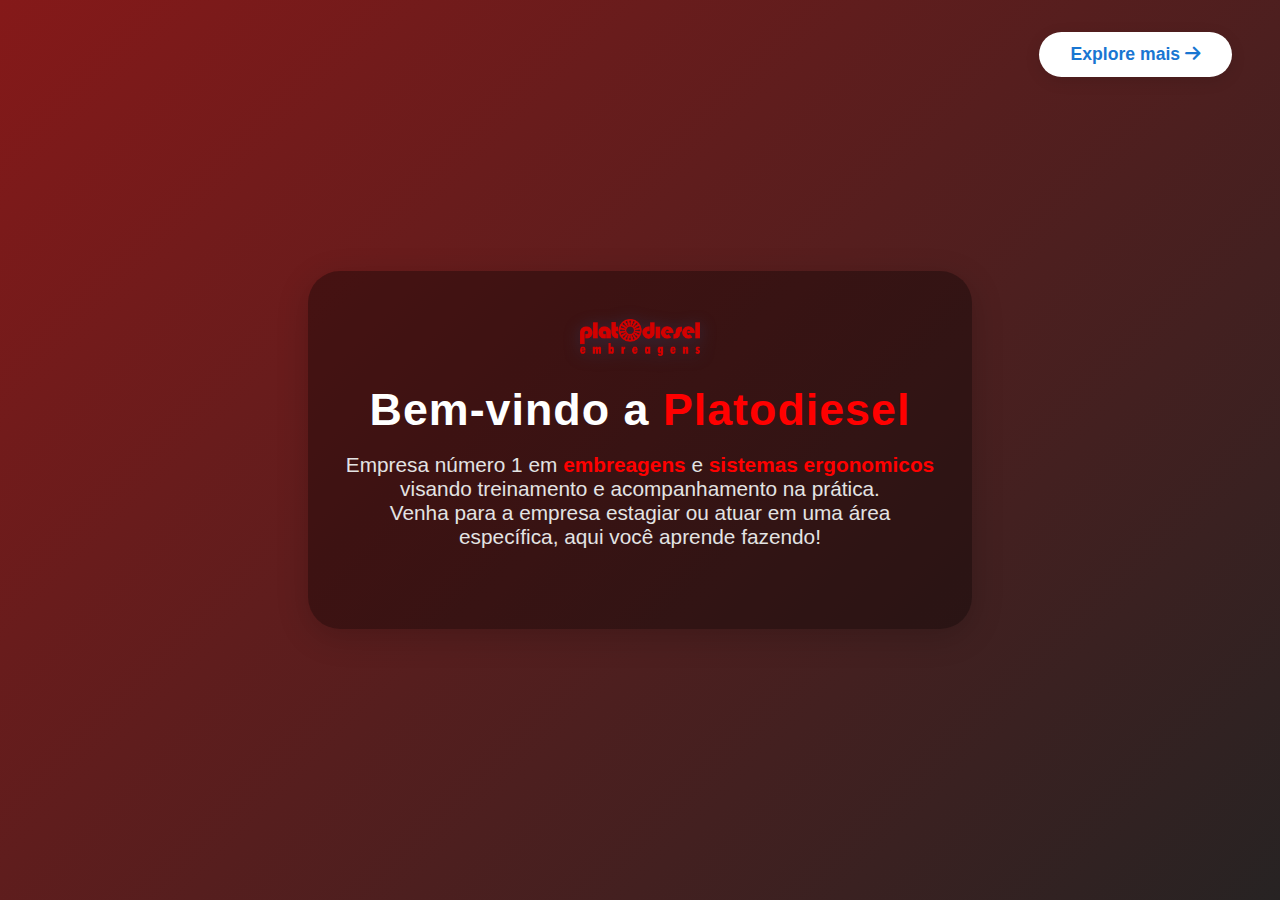
<file: index.html>
<!DOCTYPE html>
<html lang="pt-br">
<head>
    <meta charset="UTF-8">
    <title>Bem-vindo ao sistema</title>
    <meta name="viewport" content="width=device-width, initial-scale=1.0">
    <link rel="stylesheet" href="https://cdnjs.cloudflare.com/ajax/libs/font-awesome/6.5.0/css/all.min.css">
    <style>
        body {
            margin: 0;
            padding: 0;
            min-height: 100vh;
            font-family: 'Segoe UI', Arial, sans-serif;
            background: linear-gradient(135deg, #851919 0%, #272323 100%);
            color: #fff;
            display: flex;
            align-items: center;
            justify-content: center;
            overflow: hidden;
        }
        .explore-btn {
            position: absolute;
            top: 32px;
            right: 48px;
            background: #fff;
            color: #1976d2;
            border: none;
            border-radius: 24px;
            padding: 12px 32px;
            font-size: 1.1rem;
            font-weight: bold;
            cursor: pointer;
            box-shadow: 0 4px 16px rgba(0,0,0,0.10);
            transition: background 0.2s, color 0.2s;
            z-index: 20;
        }
        .explore-btn:hover {
            background: #1976d2;
            color: #fff;
        }
        .intro-container {
            text-align: center;
            max-width: 600px;
            padding: 48px 32px;
            background: rgba(0,0,0,0.35);
            border-radius: 32px;
            box-shadow: 0 8px 32px rgba(0,0,0,0.18);
            position: relative;
        }
        .intro-logo {
            width: 120px;
            margin-bottom: 24px;
            filter: drop-shadow(0 2px 8px rgba(25, 118, 210, 0.25));
        }
        .intro-title {
            font-size: 2.8rem;
            font-weight: bold;
            margin-bottom: 18px;
            letter-spacing: 1px;
        }
        .intro-subtitle {
            font-size: 1.3rem;
            margin-bottom: 32px;
            color: #e3e3e3;
        }
        .intro-highlight {
            color: #ff0000;
            font-weight: bold;
        }
        @media (max-width: 600px) {
            .intro-container {
                padding: 24px 8px;
                border-radius: 16px;
            }
            .explore-btn {
                top: 16px;
                right: 16px;
                padding: 10px 18px;
                font-size: 1rem;
            }
            .intro-title {
                font-size: 2rem;
            }
        }
    </style>
</head>
<body>
    <button class="explore-btn" onclick="window.location.href='opcoes.html'">
        Explore mais <i class="fas fa-arrow-right"></i>
    </button>
    <div class="intro-container">
        <img src="static/logo.png" alt="Logo da Empresa" class="intro-logo" />
        <div class="intro-title">
            Bem-vindo a <span class="intro-highlight">Platodiesel</span>
        </div>
        <div class="intro-subtitle">
            Empresa número 1 em <span class="intro-highlight">embreagens</span> e <span class="intro-highlight">sistemas ergonomicos</span> visando treinamento e acompanhamento na prática.<br>
            Venha para a empresa estagiar ou atuar em uma área específica, aqui você aprende fazendo!
        </div>
    </div>
</body>
</html>
</file>
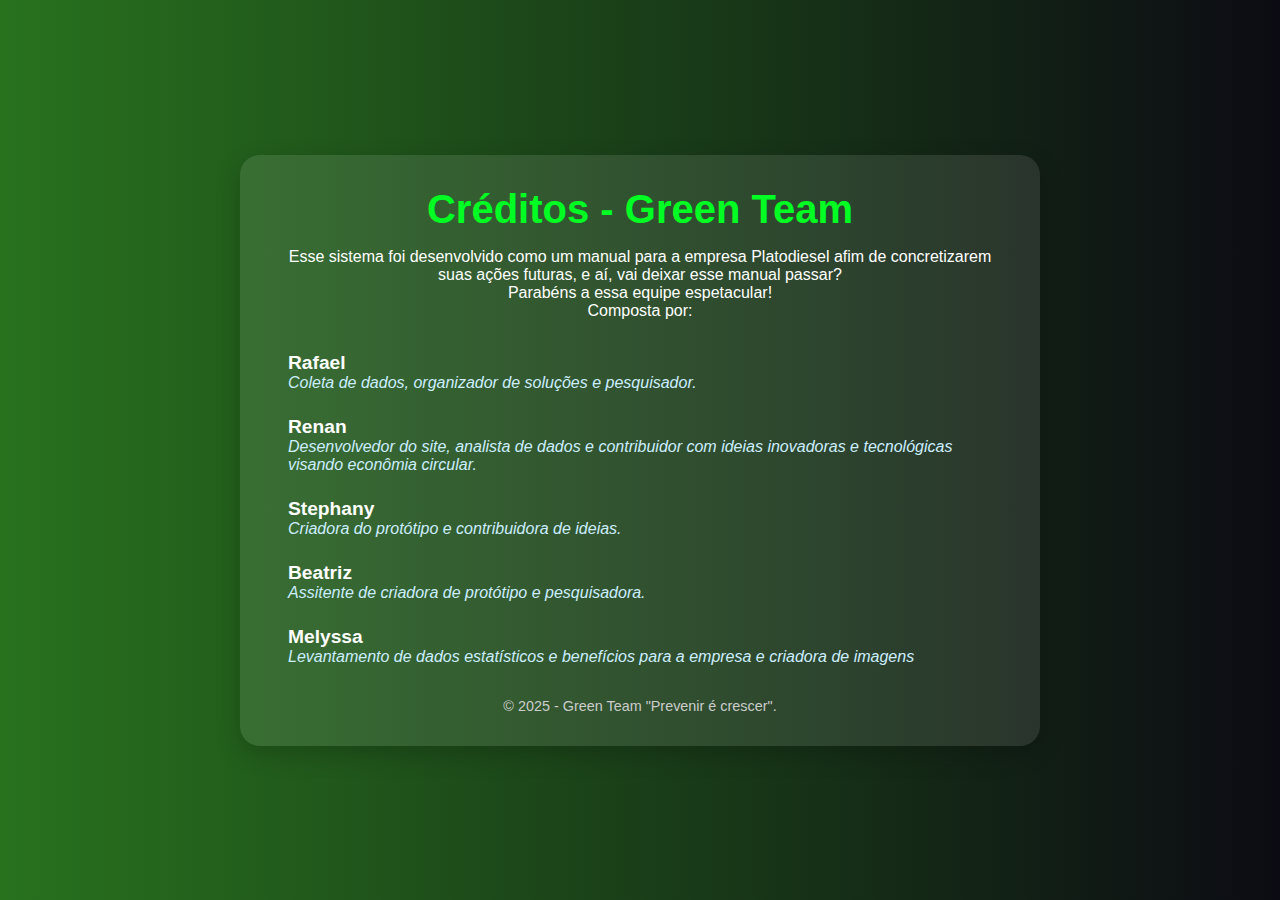
<file: creditos.html>
<!DOCTYPE html>
<html lang="pt-br">
<head>
    <meta charset="UTF-8">
    <meta name="viewport" content="width=device-width, initial-scale=1.0">
    <title>Créditos</title>
    <style>
        * {
            margin: 0;
            padding: 0;
            box-sizing: border-box;
        }

        body {
            font-family: 'Segoe UI', Tahoma, Geneva, Verdana, sans-serif;
            background: linear-gradient(to right, #28721e, #0c0b13);
            color: #ffffff;
            display: flex;
            justify-content: center;
            align-items: center;
            min-height: 100vh;
            padding: 2rem;
        }

        .container {
            background-color: rgba(255, 255, 255, 0.1);
            padding: 2rem 3rem;
            border-radius: 20px;
            box-shadow: 0 8px 24px rgba(0, 0, 0, 0.2);
            max-width: 800px;
            width: 100%;
            text-align: center;
        }

        h1 {
            font-size: 2.5rem;
            margin-bottom: 1rem;
            color: #00ff22;
        }

        .credit-list {
            margin-top: 2rem;
            text-align: left;
        }

        .credit-item {
            margin-bottom: 1.5rem;
        }

        .credit-item strong {
            display: block;
            font-size: 1.2rem;
            color: #fff;
        }

        .role {
            font-style: italic;
            color: #cceeff;
        }

        footer {
            margin-top: 2rem;
            font-size: 0.9rem;
            color: #ccc;
        }

        @media (max-width: 600px) {
            .container {
                padding: 1.5rem;
            }

            h1 {
                font-size: 2rem;
            }
        }
    </style>
</head>
<body>
    <div class="container">
        <h1>Créditos - Green Team</h1>
        <p>Esse sistema foi desenvolvido como um manual para a empresa Platodiesel afim de concretizarem suas ações futuras, e aí, vai deixar esse manual passar? <br>Parabéns a essa equipe espetacular! <br>Composta por:</p>

        <div class="credit-list">
            <div class="credit-item">
                <strong>Rafael</strong>
                <span class="role">Coleta de dados, organizador de soluções e pesquisador.</span>
            </div>
            <div class="credit-item">
                <strong>Renan</strong>
                <span class="role">Desenvolvedor do site, analista de dados e contribuidor com ideias inovadoras e tecnológicas visando econômia circular.</span>
            </div>
            <div class="credit-item">
                <strong>Stephany</strong>
                <span class="role">Criadora do protótipo e contribuidora de ideias.</span>
            </div>
            <div class="credit-item">
                <strong>Beatriz</strong>
                <span class="role">Assitente de criadora de protótipo e pesquisadora.</span>
            </div>
            <div class="credit-item">
                <strong>Melyssa</strong>
                <span class="role">Levantamento de dados estatísticos e benefícios para a empresa e criadora de imagens</span>
            </div>
        </div>

        <footer>
            &copy; 2025 - Green Team "Prevenir é crescer".
        </footer>
    </div>
</body>
</html>
</file>
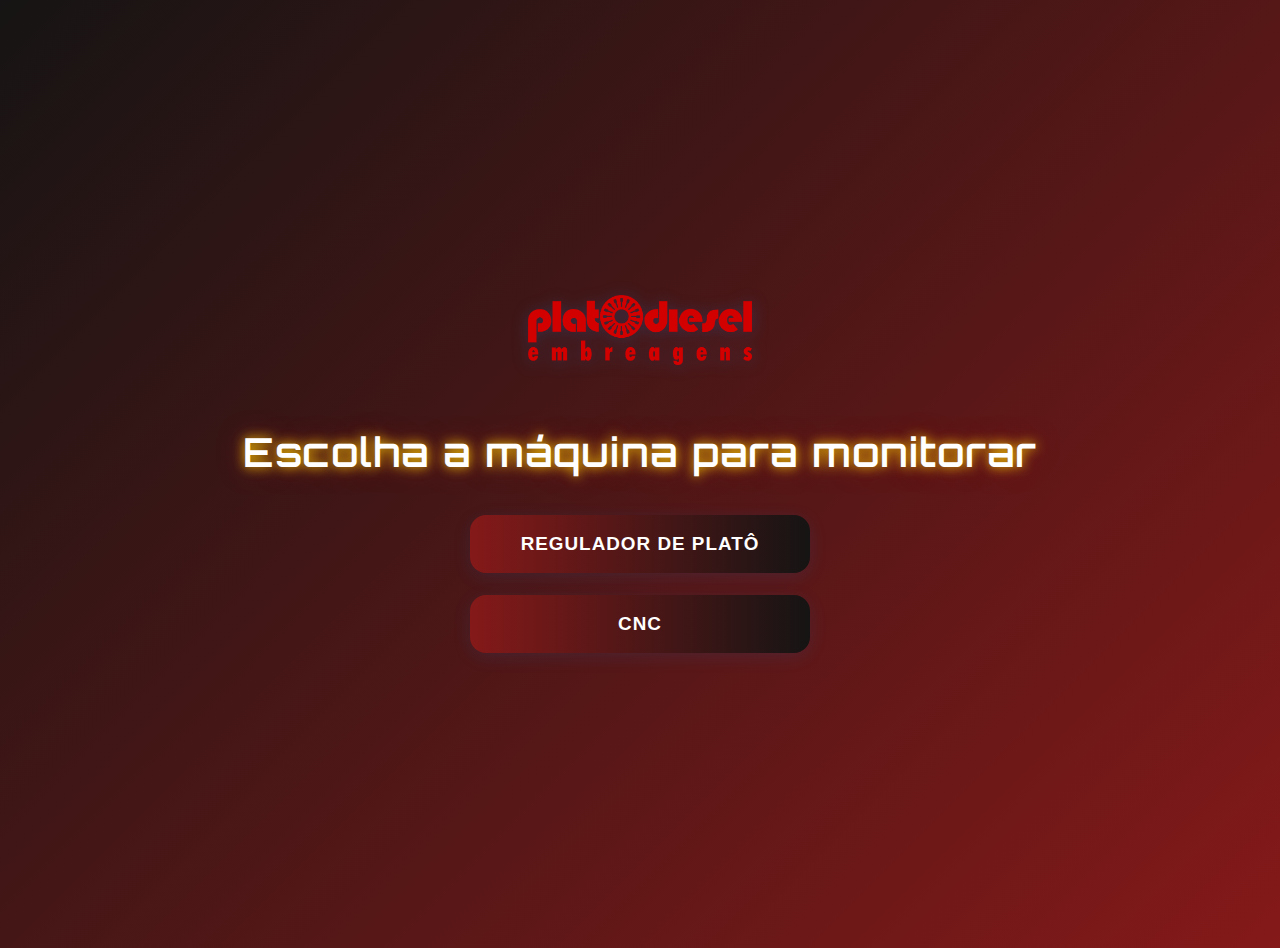
<file: gemios.html>
<!DOCTYPE html>
<html lang="pt-br">
<head>
    <meta charset="UTF-8">
    <meta name="viewport" content="width=device-width, initial-scale=1.0">
    <title>Realidade Aumentada</title>
    <style>
        @import url('https://fonts.googleapis.com/css2?family=Orbitron:wght@400;600&display=swap');

        :root {
            --azul: #161414;
            --vermelho: #851919;
            --amarelo: #ffd600;
            --cinza-escuro: #232323;
            --branco: #fff;
        }

        body {
            margin: 0;
            padding: 0;
            background: linear-gradient(135deg, var(--azul) 0%, var(--vermelho) 100%);
            font-family: 'Orbitron', 'Segoe UI', Arial, sans-serif;
            color: var(--branco);
            min-height: 100vh;
            display: flex;
            flex-direction: column;
            justify-content: center;
            align-items: center;
            text-align: center;
            padding: 24px;
        }

        .logo-container {
            margin-bottom: 32px;
        }
        .logo-container img {
            height: 70px;
            object-fit: contain;
            filter: drop-shadow(0 2px 8px rgba(25, 118, 210, 0.25));
        }

        h1 {
            font-size: 2.5em;
            text-shadow: 0 0 12px var(--amarelo), 0 0 24px var(--vermelho);
            margin-bottom: 38px;
            font-weight: 600;
            letter-spacing: 1px;
        }

        .btn-group {
            display: flex;
            flex-direction: column;
            gap: 22px;
            width: 100%;
            max-width: 340px;
        }

        a {
            text-decoration: none;
        }

        button {
            background: linear-gradient(90deg, var(--vermelho) 0%, var(--azul) 100%);
            border: none;
            border-radius: 16px;
            color: var(--branco);
            padding: 18px 0;
            font-size: 1.18rem;
            font-weight: bold;
            cursor: pointer;
            width: 100%;
            box-shadow: 0 4px 18px rgba(25,118,210,0.13);
            transition: background 0.2s, color 0.2s, transform 0.1s;
            text-transform: uppercase;
            letter-spacing: 1px;
            outline: none;
        }

        button:hover, button:focus {
            background: linear-gradient(90deg, var(--amarelo) 0%, var(--azul) 100%);
            color: var(--vermelho);
            transform: scale(1.03);
        }

        @media (max-width: 768px) {
            h1 {
                font-size: 2em;
            }
            .btn-group {
                max-width: 98vw;
            }
            button {
                padding: 14px 0;
                font-size: 1rem;
            }
        }

        @media (max-width: 480px) {
            h1 {
                font-size: 1.3em;
            }
            button {
                padding: 12px 0;
                font-size: 0.95rem;
            }
            body {
                padding: 10px;
            }
        }
    </style>
</head>
<body>
    <div class="logo-container">
        <img src="static/logo.png" alt="Logo da Empresa">
    </div>
    <h1>Escolha a máquina para monitorar</h1>
    <div class="btn-group">
        <a href="monitoramento.html"><button>Regulador de platô</button></a>
        <a href="cnc.html"><button>CNC</button></a>
    </div>
</body>
</html>
</file>
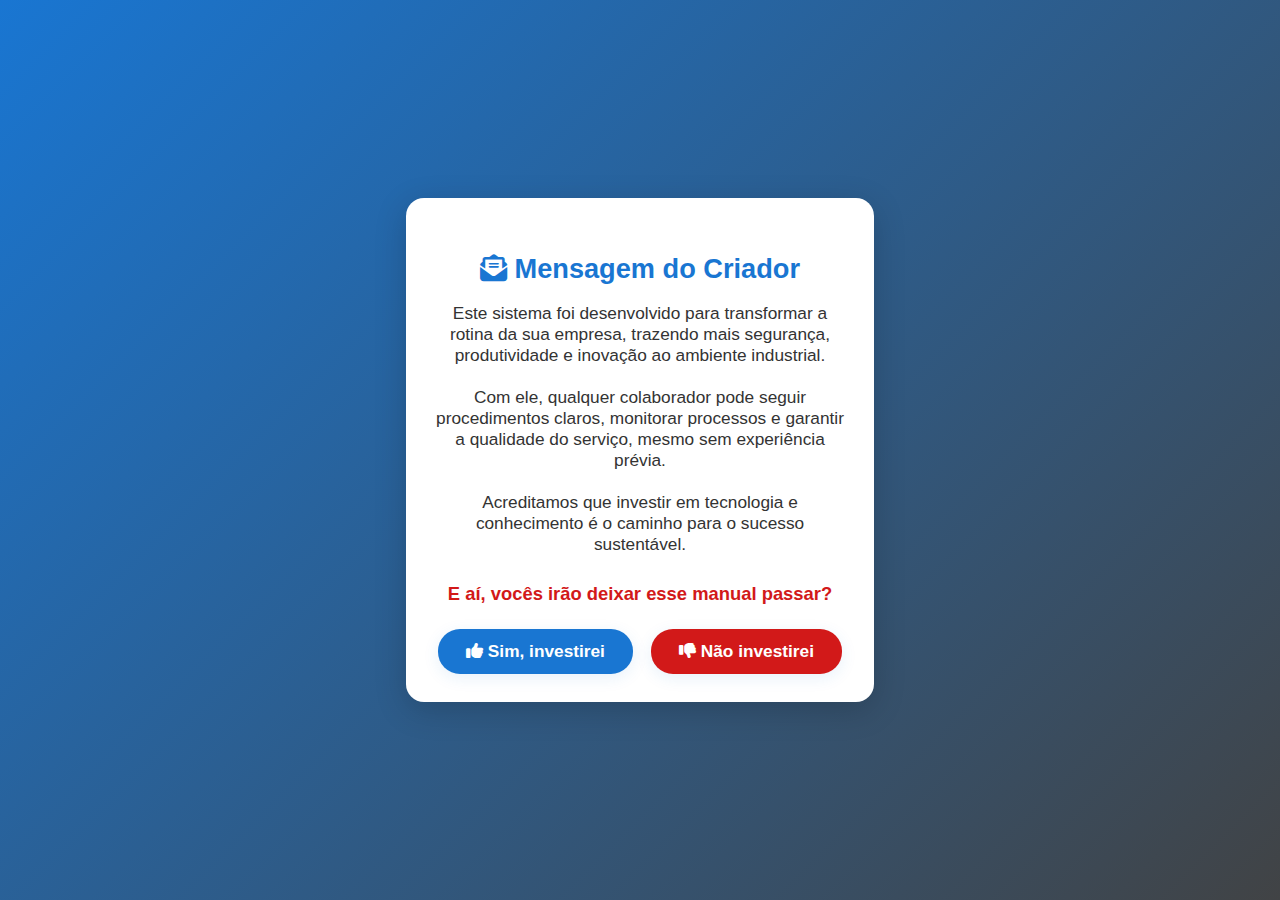
<file: mensagem.html>
<!DOCTYPE html>
<html lang="pt-br">
<head>
    <meta charset="UTF-8">
    <title>Mensagem do Criador</title>
    <meta name="viewport" content="width=device-width, initial-scale=1.0">
    <link rel="stylesheet" href="https://cdnjs.cloudflare.com/ajax/libs/font-awesome/6.5.0/css/all.min.css">
    <style>
        body {
            background: linear-gradient(135deg, #1976d2 0%, #414345 100%);
            min-height: 100vh;
            margin: 0;
            font-family: 'Segoe UI', Arial, sans-serif;
            display: flex;
            align-items: center;
            justify-content: center;
        }
        .container {
            background: #fff;
            border-radius: 18px;
            box-shadow: 0 8px 32px rgba(0,0,0,0.18);
            padding: 36px 24px 28px 24px;
            max-width: 420px;
            width: 96vw;
            text-align: center;
        }
        h1 {
            color: #1976d2;
            font-size: 1.7rem;
            margin-bottom: 18px;
        }
        .msg {
            color: #333;
            font-size: 1.08rem;
            margin-bottom: 28px;
        }
        .question {
            font-weight: bold;
            color: #d21919;
            margin-bottom: 24px;
            font-size: 1.15rem;
        }
        .btns {
            display: flex;
            justify-content: center;
            gap: 18px;
            margin-top: 18px;
            position: relative;
        }
        .msg-btn {
            background: #1976d2;
            color: #fff;
            border: none;
            border-radius: 22px;
            padding: 12px 28px;
            font-size: 1.08rem;
            font-weight: bold;
            cursor: pointer;
            box-shadow: 0 4px 16px rgba(25,118,210,0.10);
            transition: background 0.2s, transform 0.1s;
            outline: none;
            position: relative;
        }
        .msg-btn:hover, .msg-btn:focus {
            background: #1251a3;
            transform: scale(1.04);
        }
        #naoBtn {
            background: #d21919;
        }
        #naoBtn:hover, #naoBtn:focus {
            background: #a31212;
        }
        @media (max-width: 600px) {
            .container {
                padding: 16px 2vw 18px 2vw;
                border-radius: 10px;
            }
            h1 {
                font-size: 1.2rem;
            }
            .msg-btn {
                padding: 10px 12px;
                font-size: 1rem;
            }
        }
    </style>
</head>
<body>
    <div class="container">
        <h1><i class="fas fa-envelope-open-text"></i> Mensagem do Criador</h1>
        <div class="msg">
            Este sistema foi desenvolvido para transformar a rotina da sua empresa, trazendo mais segurança, produtividade e inovação ao ambiente industrial.<br><br>
            Com ele, qualquer colaborador pode seguir procedimentos claros, monitorar processos e garantir a qualidade do serviço, mesmo sem experiência prévia.<br><br>
            Acreditamos que investir em tecnologia e conhecimento é o caminho para o sucesso sustentável.<br>
        </div>
        <div class="question">
            E aí, vocês irão deixar esse manual passar?
        </div>
        <div class="btns">
            <button class="msg-btn" id="simBtn"><i class="fas fa-thumbs-up"></i> Sim, investirei</button>
            <button class="msg-btn" id="naoBtn"><i class="fas fa-thumbs-down"></i> Não investirei</button>
        </div>
    </div>
    <script>
        // Botão "Sim"
        document.getElementById('simBtn').onclick = function() {
            alert("Certamente a empresa não se arrependerá da escolha!");
        };

        // Botão "Não" foge do mouse/toque
        const naoBtn = document.getElementById('naoBtn');
        const btnsDiv = document.querySelector('.btns');
        let positions = [
            {left: '0%', top: '0%'},
            {left: '60%', top: '0%'},
            {left: '0%', top: '60%'},
            {left: '60%', top: '60%'},
            {left: '30%', top: '30%'}
        ];
        let idx = 0;

        function moveNaoBtn() {
            naoBtn.style.position = 'absolute';
            const pos = positions[idx % positions.length];
            naoBtn.style.left = pos.left;
            naoBtn.style.top = pos.top;
            idx++;
        }

        naoBtn.addEventListener('mouseenter', moveNaoBtn);
        naoBtn.addEventListener('touchstart', function(e) {
            moveNaoBtn();
            e.preventDefault();
        });

        // Para garantir que o botão volte ao lugar se a tela for redimensionada
        window.addEventListener('resize', function() {
            naoBtn.style.left = '';
            naoBtn.style.top = '';
            naoBtn.style.position = 'relative';
            idx = 0;
        });
    </script>
</body>
</html>
</file>
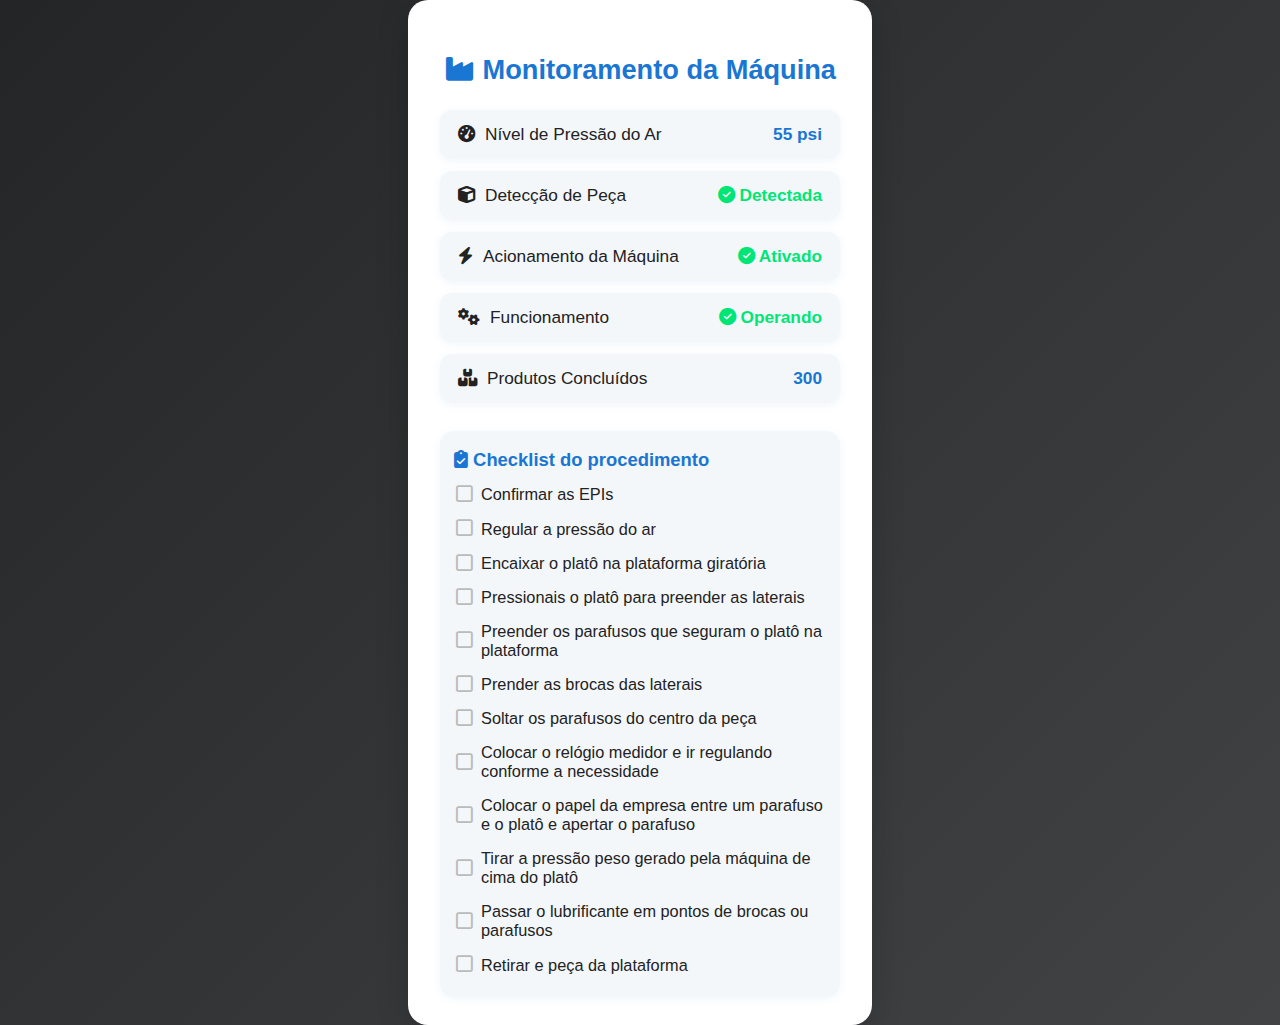
<file: monitor.html>
<!DOCTYPE html>
<html lang="pt-br">
<head>
    <meta charset="UTF-8">
    <title>Monitoramento - Platodiesel</title>
    <meta name="viewport" content="width=device-width, initial-scale=1.0">
    <!-- Font Awesome para ícones -->
    <link rel="stylesheet" href="https://cdnjs.cloudflare.com/ajax/libs/font-awesome/6.5.0/css/all.min.css">
    <style>
        body {
            background: linear-gradient(135deg, #232526 0%, #414345 100%);
            min-height: 100vh;
            margin: 0;
            font-family: 'Segoe UI', Arial, sans-serif;
            display: flex;
            align-items: center;
            justify-content: center;
        }
        .monitor-container {
            background: #fff;
            border-radius: 20px;
            box-shadow: 0 8px 32px rgba(0,0,0,0.18);
            padding: 36px 32px 28px 32px;
            min-width: 340px;
            max-width: 95vw;
            width: 400px;
        }
        .monitor-container h1 {
            color: #1976d2;
            font-size: 1.7rem;
            margin-bottom: 24px;
            text-align: center;
        }
        .status-list {
            list-style: none;
            padding: 0;
            margin: 0 0 24px 0;
        }
        .status-item {
            display: flex;
            align-items: center;
            justify-content: space-between;
            background: #f4f7fa;
            border-radius: 12px;
            padding: 14px 18px;
            margin-bottom: 12px;
            font-size: 1.08rem;
            box-shadow: 0 2px 8px rgba(25, 118, 210, 0.07);
        }
        .status-label {
            display: flex;
            align-items: center;
            gap: 10px;
            color: #222;
        }
        .status-value {
            font-weight: 600;
            color: #1976d2;
        }
        .status-ok {
            color: #00e676;
        }
        .status-alert {
            color: #ff5252;
        }
        .checklist {
            margin-top: 28px;
            background: #f4f7fa;
            border-radius: 14px;
            padding: 18px 14px;
            box-shadow: 0 2px 8px rgba(25, 118, 210, 0.06);
        }
        .checklist-title {
            color: #1976d2;
            font-size: 1.15rem;
            margin-bottom: 10px;
            font-weight: 600;
        }
        .checklist-list {
            list-style: none;
            padding: 0;
            margin: 0;
        }
        .checklist-item {
            display: flex;
            align-items: center;
            gap: 8px;
            margin-bottom: 7px;
            color: #222;
            font-size: 1.02rem;
            cursor: pointer;
            transition: background 0.2s;
            border-radius: 6px;
            padding: 4px 2px;
        }
        .checklist-item:last-child {
            margin-bottom: 0;
        }
        .check-icon {
            font-size: 1.2rem;
            color: #bbb;
            transition: color 0.2s;
        }
        .checked .check-icon {
            color: #00e676;
        }
        .checked {
            background: #e3fbe8;
        }
        @media (max-width: 500px) {
            .monitor-container {
                padding: 12px 2vw 12px 2vw;
                min-width: unset;
                width: 98vw;
            }
        }
    </style>
</head>
<body>
    <div class="monitor-container">
        <h1><i class="fas fa-industry"></i> Monitoramento da Máquina</h1>
        <ul class="status-list">
            <li class="status-item">
                <span class="status-label"><i class="fas fa-tachometer-alt"></i> Nível de Pressão do Ar</span>
                <span class="status-value">55 psi</span>
            </li>
            <li class="status-item">
                <span class="status-label"><i class="fas fa-cube"></i> Detecção de Peça</span>
                <span class="status-value status-ok"><i class="fas fa-check-circle"></i> Detectada</span>
            </li>
            <li class="status-item">
                <span class="status-label"><i class="fas fa-bolt"></i> Acionamento da Máquina</span>
                <span class="status-value status-ok"><i class="fas fa-check-circle"></i> Ativado</span>
            </li>
            <li class="status-item">
                <span class="status-label"><i class="fas fa-cogs"></i> Funcionamento</span>
                <span class="status-value status-ok"><i class="fas fa-check-circle"></i> Operando</span>
            </li>
            <li class="status-item">
                <span class="status-label"><i class="fas fa-boxes"></i> Produtos Concluídos</span>
                <span class="status-value">300</span>
            </li>
        </ul>
        <div class="checklist">
            <div class="checklist-title"><i class="fas fa-clipboard-check"></i> Checklist do procedimento</div>
            <ul class="checklist-list" id="checklist">
                <li class="checklist-item"><i class="far fa-square check-icon"></i> Confirmar as EPIs</li>
                <li class="checklist-item"><i class="far fa-square check-icon"></i> Regular a pressão do ar</li>
                <li class="checklist-item"><i class="far fa-square check-icon"></i> Encaixar o platô na plataforma giratória</li>
                <li class="checklist-item"><i class="far fa-square check-icon"></i> Pressionais o platô para preender as laterais</li>
                <li class="checklist-item"><i class="far fa-square check-icon"></i> Preender os parafusos que seguram o platô na plataforma</li>
                <li class="checklist-item"><i class="far fa-square check-icon"></i> Prender as brocas das laterais</li>
                <li class="checklist-item"><i class="far fa-square check-icon"></i> Soltar os parafusos do centro da peça</li>
                <li class="checklist-item"><i class="far fa-square check-icon"></i> Colocar o relógio medidor e ir regulando conforme a necessidade</li>
                <li class="checklist-item"><i class="far fa-square check-icon"></i> Colocar o papel da empresa entre um parafuso e o platô e apertar o parafuso</li>
                <li class="checklist-item"><i class="far fa-square check-icon"></i> Tirar a pressão peso gerado pela máquina de cima do platô</li>
                <li class="checklist-item"><i class="far fa-square check-icon"></i> Passar o lubrificante em pontos de brocas ou parafusos</li>
                <li class="checklist-item"><i class="far fa-square check-icon"></i> Retirar e peça da plataforma</li>
            </ul>
        </div>
    </div>
    <script>
        // Torna o checklist interativo
        document.querySelectorAll('.checklist-item').forEach(item => {
            item.addEventListener('click', function() {
                this.classList.toggle('checked');
                const icon = this.querySelector('.check-icon');
                if(this.classList.contains('checked')) {
                    icon.classList.remove('far', 'fa-square');
                    icon.classList.add('fas', 'fa-check-square');
                } else {
                    icon.classList.remove('fas', 'fa-check-square');
                    icon.classList.add('far', 'fa-square');
                }
            });
        });
    </script>
</body>
</html>
</file>
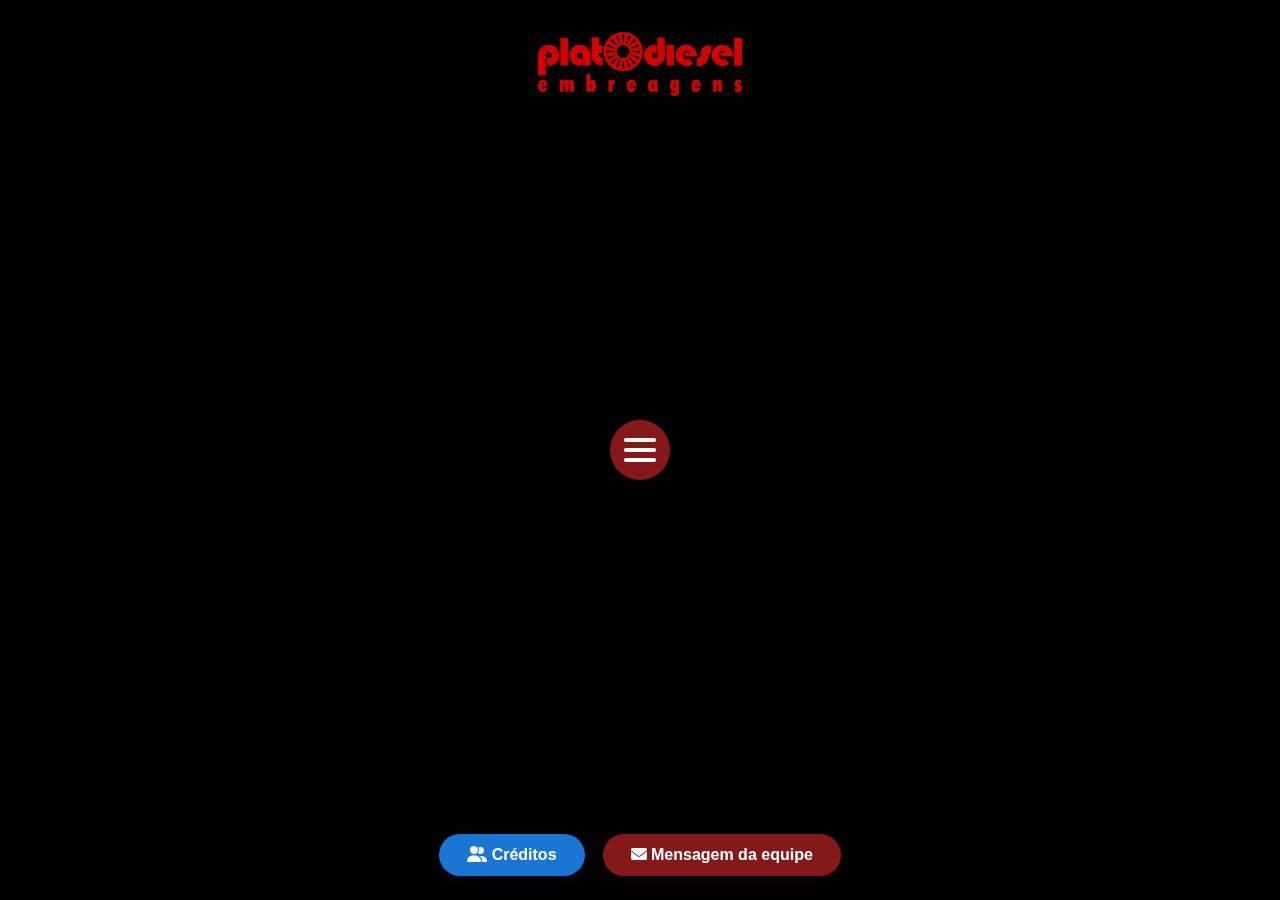
<file: opcoes.html>
<!DOCTYPE html>
<html lang="pt-br">
<head>
    <meta charset="UTF-8">
    <title>Opções</title>
    <meta name="viewport" content="width=device-width, initial-scale=1.0">
    <!-- Font Awesome para ícones -->
    <link rel="stylesheet" href="https://cdnjs.cloudflare.com/ajax/libs/font-awesome/6.5.0/css/all.min.css">
    <style>
        body {
            background: #000000;
            font-family: 'Segoe UI', Arial, sans-serif;
            margin: 0;
            padding: 0;
            height: 100vh;
            display: flex;
            align-items: center;
            justify-content: center;
        }
        .logo-container {
            position: absolute;
            top: 32px;
            left: 0;
            width: 100%;
            display: flex;
            justify-content: center;
            z-index: 10;
        }
        .logo-container img {
            height: 64px;
            object-fit: contain;
        }
        .menu-container {
            position: relative;
            width: 200px;
            height: 200px;
            display: flex;
            align-items: center;
            justify-content: center;
        }
        .hamburger {
            width: 60px;
            height: 60px;
            background: #851919;
            border-radius: 50%;
            display: flex;
            align-items: center;
            justify-content: center;
            cursor: pointer;
            box-shadow: 0 4px 16px rgba(0,0,0,0.15);
            transition: background 0.3s;
            z-index: 2;
            position: absolute;
            left: 50%;
            top: 50%;
            transform: translate(-50%, -50%);
        }
        .hamburger:hover {
            background: #444;
        }
        .hamburger span, .hamburger span::before, .hamburger span::after {
            display: block;
            background: #fff;
            height: 4px;
            width: 32px;
            border-radius: 2px;
            position: absolute;
            transition: 0.3s;
        }
        .hamburger span {
            position: relative;
        }
        .hamburger span::before, .hamburger span::after {
            content: '';
            position: absolute;
            left: 0;
        }
        .hamburger span::before {
            top: -10px;
        }
        .hamburger span::after {
            top: 10px;
        }
        .menu-container.active .hamburger span {
            background: transparent;
        }
        .menu-container.active .hamburger span::before {
            top: 0;
            transform: rotate(45deg);
        }
        .menu-container.active .hamburger span::after {
            top: 0;
            transform: rotate(-45deg);
        }
        .menu-buttons {
            position: absolute;
            width: 100%;
            height: 100%;
            left: 0;
            top: 0;
            pointer-events: none;
        }
        .menu-button {
            position: absolute;
            left: 50%;
            top: 50%;
            width: 56px;
            height: 56px;
            margin: -28px;
            background: #1976d2;
            color: #fff;
            border: none;
            border-radius: 50%;
            display: flex;
            align-items: center;
            justify-content: center;
            font-size: 1.7rem;
            cursor: pointer;
            box-shadow: 0 2px 8px rgba(25, 118, 210, 0.15);
            opacity: 0;
            transform: translate(-50%, -50%) scale(0.7);
            transition: opacity 0.3s, transform 0.3s;
            pointer-events: auto;
        }
        /* Distribuição radial dos botões */
        .menu-container.active .menu-button {
            opacity: 1;
            pointer-events: auto;
        }
        .menu-container.active .menu-button:nth-child(1) {
            /* Página Principal - topo */
            transform: translate(0%, -50%) scale(1) translate(0, -90px);
            transition-delay: 0.05s;
        }
        .menu-container.active .menu-button:nth-child(2) {
            /* Monitoramento - direita */
            transform: translate(50%, 0%) scale(1) translate(90px, 0);
            transition-delay: 0.10s;
        }
        .menu-container.active .menu-button:nth-child(3) {
            /* Máquina - baixo */
            transform: translate(0%, 50%) scale(1) translate(0, 90px);
            transition-delay: 0.15s;
        }
        .menu-container.active .menu-button:nth-child(4) {
            /* Relatório - esquerda */
            transform: translate(-50%, 0%) scale(1) translate(-90px, 0);
            transition-delay: 0.20s;
        }
        .menu-button i {
            pointer-events: none;
        }
        .menu-button:hover {
            background: #a31212;
        }
    </style>
</head>
<body>
    <div class="logo-container">
        <img src="static/logo.png" alt="Logo da Empresa" />
    </div>
    <div class="menu-container" id="menuContainer">
        <div class="hamburger" id="hamburgerBtn">
            <span></span>
        </div>
        <div class="menu-buttons">
            <button class="menu-button" onclick="window.location.href='menu.html'" title="Página Principal">
                <i class="fas fa-home"></i>
            </button>
            <button class="menu-button" onclick="window.location.href='gemios.html'" title="Monitoramento">
                <i class="fas fa-chart-line"></i>
            </button>
            <button class="menu-button" onclick="window.location.href='monitor.html'" title="Tela de Máquina">
                <i class="fas fa-gears"></i>
            </button>
            <button class="menu-button" onclick="window.location.href='relatorio.html'" title="Gerar Relatório">
                <i class="fas fa-file-alt"></i>
            </button>
        </div>
    </div>
    <script>
        const menuContainer = document.getElementById('menuContainer');
        const hamburgerBtn = document.getElementById('hamburgerBtn');
        hamburgerBtn.addEventListener('click', () => {
            menuContainer.classList.toggle('active');
        });
        // Fecha o menu ao clicar fora
        document.addEventListener('click', (e) => {
            if (!menuContainer.contains(e.target)) {
                menuContainer.classList.remove('active');
            }
        });
    </script>
    <div style="position:fixed; left:0; right:0; bottom:24px; display:flex; justify-content:center; gap:18px; z-index:20;">
        <a href="creditos.html" class="footer-btn" style="background:#1976d2;color:#fff;padding:12px 28px;border-radius:22px;text-decoration:none;font-weight:bold;box-shadow:0 4px 16px rgba(25,118,210,0.10);display:inline-block;">
            <i class="fas fa-user-friends"></i> Créditos
        </a>
        <a href="mensagem.html" class="footer-btn" style="background:#851919;color:#fff;padding:12px 28px;border-radius:22px;text-decoration:none;font-weight:bold;box-shadow:0 4px 16px rgba(133,25,25,0.10);display:inline-block;">
            <i class="fas fa-envelope"></i> Mensagem da equipe
        </a>
    </div>
</body>
</html>
</file>
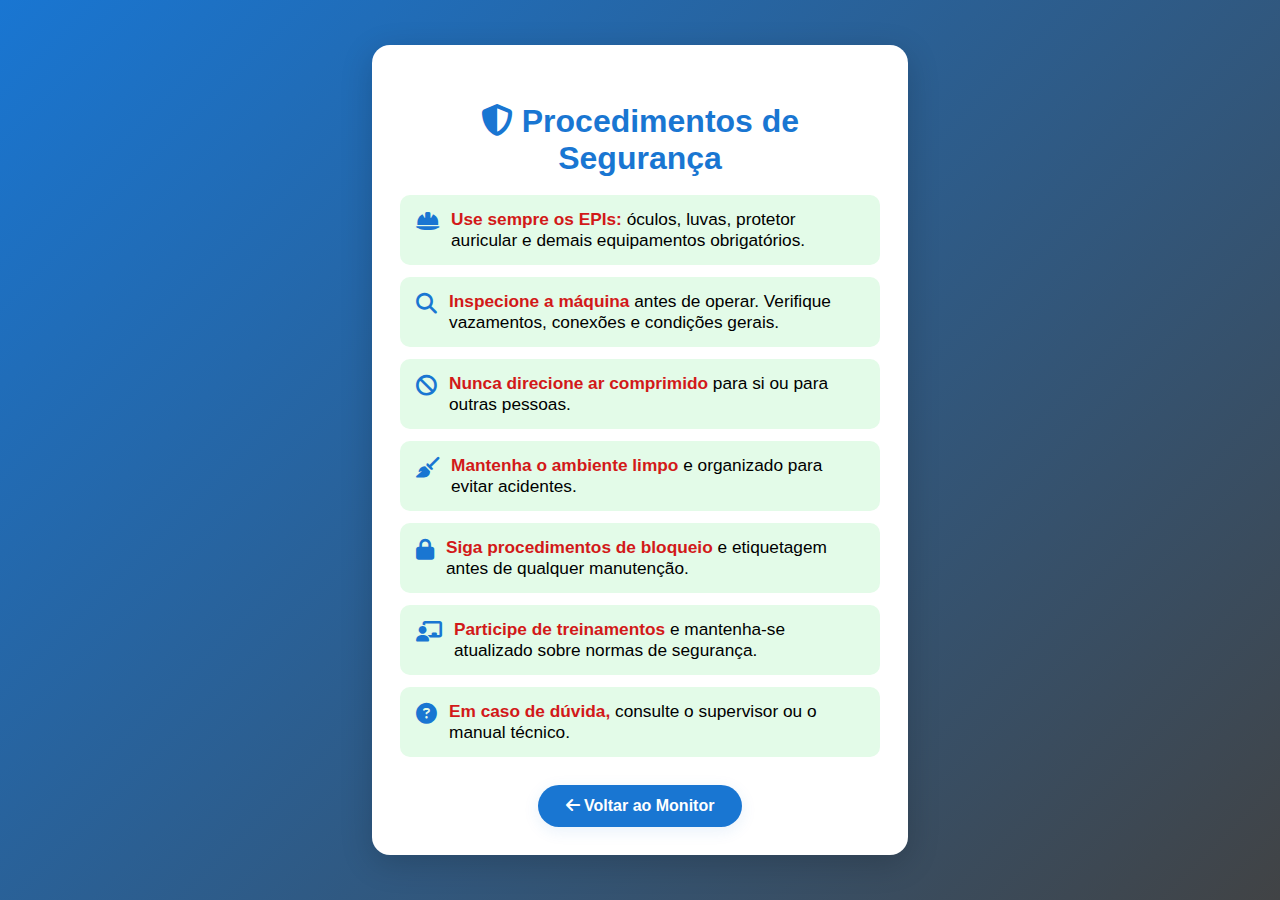
<file: seguranca.html>
<!DOCTYPE html>
<html lang="pt-br">
<head>
    <meta charset="UTF-8">
    <title>Procedimentos de Segurança</title>
    <meta name="viewport" content="width=device-width, initial-scale=1.0">
    <link rel="stylesheet" href="https://cdnjs.cloudflare.com/ajax/libs/font-awesome/6.5.0/css/all.min.css">
    <style>
        body {
            background: linear-gradient(135deg, #1976d2 0%, #414345 100%);
            min-height: 100vh;
            margin: 0;
            font-family: 'Segoe UI', Arial, sans-serif;
            display: flex;
            align-items: center;
            justify-content: center;
        }
        .container {
            background: #fff;
            border-radius: 18px;
            box-shadow: 0 8px 32px rgba(0,0,0,0.18);
            padding: 36px 28px 28px 28px;
            max-width: 480px;
            width: 95vw;
        }
        h1 {
            color: #1976d2;
            font-size: 2rem;
            margin-bottom: 18px;
            text-align: center;
        }
        .safety-list {
            list-style: none;
            padding: 0;
            margin: 0 0 18px 0;
        }
        .safety-item {
            background: #e3fbe8;
            border-radius: 10px;
            margin-bottom: 12px;
            padding: 14px 16px;
            font-size: 1.08rem;
            display: flex;
            align-items: flex-start;
            gap: 12px;
        }
        .safety-item i {
            color: #1976d2;
            font-size: 1.3rem;
            margin-top: 2px;
        }
        .highlight {
            color: #d21919;
            font-weight: bold;
        }
        @media (max-width: 600px) {
            .container {
                padding: 18px 4vw 18px 4vw;
                border-radius: 10px;
            }
            h1 {
                font-size: 1.3rem;
            }
        }
    </style>
</head>
<body>
    <div class="container">
        <h1><i class="fas fa-shield-alt"></i> Procedimentos de Segurança</h1>
        <ul class="safety-list">
            <li class="safety-item">
                <i class="fas fa-hard-hat"></i>
                <span><span class="highlight">Use sempre os EPIs:</span> óculos, luvas, protetor auricular e demais equipamentos obrigatórios.</span>
            </li>
            <li class="safety-item">
                <i class="fas fa-search"></i>
                <span><span class="highlight">Inspecione a máquina</span> antes de operar. Verifique vazamentos, conexões e condições gerais.</span>
            </li>
            <li class="safety-item">
                <i class="fas fa-ban"></i>
                <span><span class="highlight">Nunca direcione ar comprimido</span> para si ou para outras pessoas.</span>
            </li>
            <li class="safety-item">
                <i class="fas fa-broom"></i>
                <span><span class="highlight">Mantenha o ambiente limpo</span> e organizado para evitar acidentes.</span>
            </li>
            <li class="safety-item">
                <i class="fas fa-lock"></i>
                <span><span class="highlight">Siga procedimentos de bloqueio</span> e etiquetagem antes de qualquer manutenção.</span>
            </li>
            <li class="safety-item">
                <i class="fas fa-chalkboard-teacher"></i>
                <span><span class="highlight">Participe de treinamentos</span> e mantenha-se atualizado sobre normas de segurança.</span>
            </li>
            <li class="safety-item">
                <i class="fas fa-question-circle"></i>
                <span><span class="highlight">Em caso de dúvida,</span> consulte o supervisor ou o manual técnico.</span>
            </li>
        </ul>
        <div style="text-align:center;">
            <a href="monitor.html" class="monitor-btn" style="background:#1976d2;color:#fff;padding:12px 28px;border-radius:22px;text-decoration:none;font-weight:bold;box-shadow:0 4px 16px rgba(25,118,210,0.10);display:inline-block;margin-top:10px;">
                <i class="fas fa-arrow-left"></i> Voltar ao Monitor
            </a>
        </div>
    </div>
</body>
</html>
</file>
